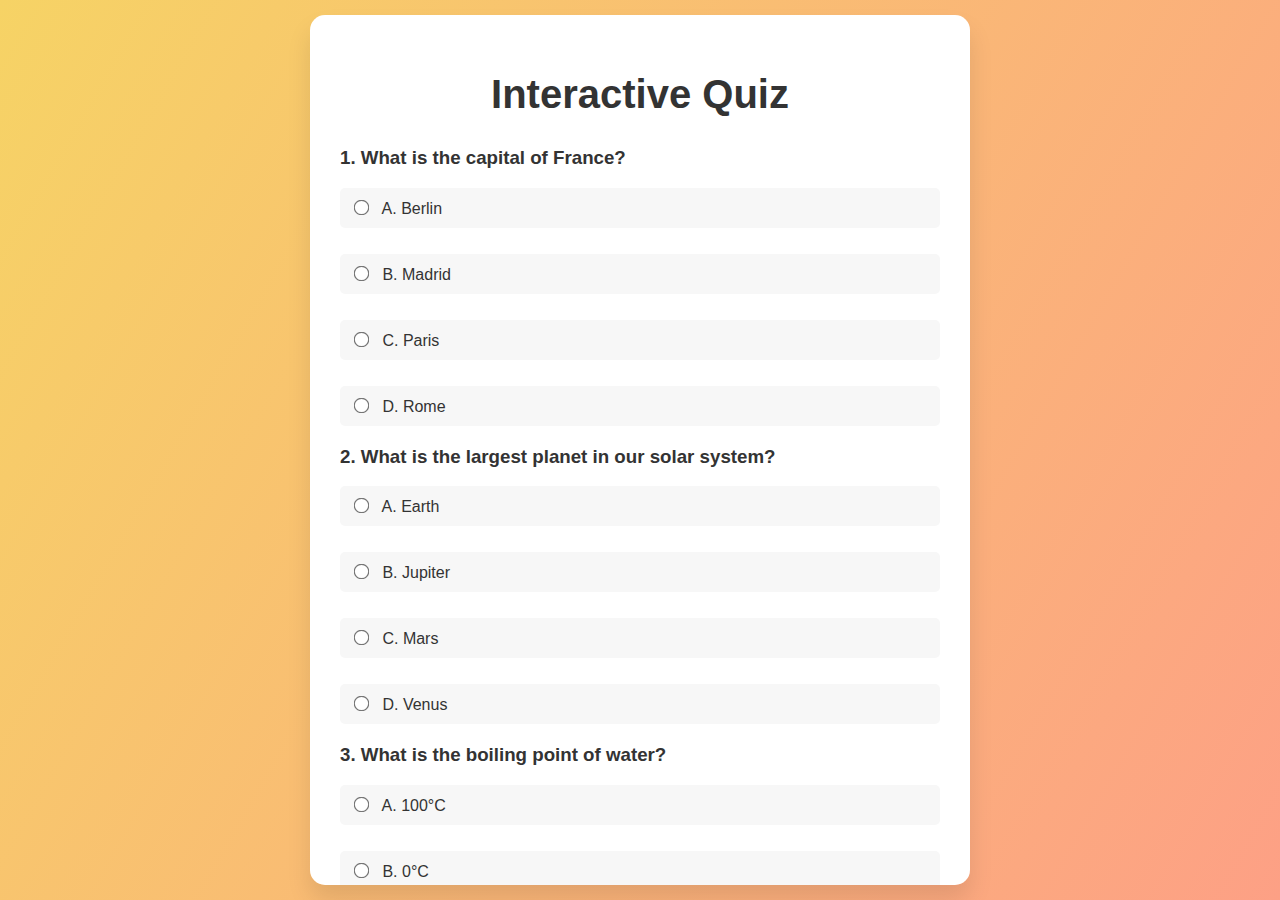
<file: index.html>
<!DOCTYPE html>
<html lang="en">
<head>
    <meta charset="UTF-8">
    <meta name="viewport" content="width=device-width, initial-scale=1.0">
    <title>Interactive Quiz</title>
    <link rel="stylesheet" href="styles.css">
</head>
<body>
    <div class="quiz-container">
        <h1>Interactive Quiz</h1>
        <form id="quiz-form">
        
            <div class="question">
                <h3>1. What is the capital of France?</h3>
                <label><input type="radio" name="q1" value="A"> A. Berlin</label><br>
                <label><input type="radio" name="q1" value="B"> B. Madrid</label><br>
                <label><input type="radio" name="q1" value="C"> C. Paris</label><br>
                <label><input type="radio" name="q1" value="D"> D. Rome</label>
            </div>


            <div class="question">
                <h3>2. What is the largest planet in our solar system?</h3>
                <label><input type="radio" name="q2" value="A"> A. Earth</label><br>
                <label><input type="radio" name="q2" value="B"> B. Jupiter</label><br>
                <label><input type="radio" name="q2" value="C"> C. Mars</label><br>
                <label><input type="radio" name="q2" value="D"> D. Venus</label>
            </div>

   
            <div class="question">
                <h3>3. What is the boiling point of water?</h3>
                <label><input type="radio" name="q3" value="A"> A. 100°C</label><br>
                <label><input type="radio" name="q3" value="B"> B. 0°C</label><br>
                <label><input type="radio" name="q3" value="C"> C. 50°C</label><br>
                <label><input type="radio" name="q3" value="D"> D. 200°C</label>
            </div>


            <div class="question">
                <h3>4. Who wrote the play "Romeo and Juliet"?</h3>
                <label><input type="radio" name="q4" value="A"> A. Charles Dickens</label><br>
                <label><input type="radio" name="q4" value="B"> B. J.K. Rowling</label><br>
                <label><input type="radio" name="q4" value="C"> C. William Shakespeare</label><br>
                <label><input type="radio" name="q4" value="D"> D. Mark Twain</label>
            </div>


            <div class="question">
                <h3>5. What is the chemical symbol for gold?</h3>
                <label><input type="radio" name="q5" value="A"> A. Au</label><br>
                <label><input type="radio" name="q5" value="B"> B. Ag</label><br>
                <label><input type="radio" name="q5" value="C"> C. Fe</label><br>
                <label><input type="radio" name="q5" value="D"> D. Pb</label>
            </div>


            <div class="question">
                <h3>6. How many continents are there on Earth?</h3>
                <label><input type="radio" name="q6" value="A"> A. 5</label><br>
                <label><input type="radio" name="q6" value="B"> B. 6</label><br>
                <label><input type="radio" name="q6" value="C"> C. 7</label><br>
                <label><input type="radio" name="q6" value="D"> D. 8</label>
            </div>

            <!-- Question 7 -->
            <div class="question">
                <h3>7. What is the powerhouse of the cell?</h3>
                <label><input type="radio" name="q7" value="A"> A. Nucleus</label><br>
                <label><input type="radio" name="q7" value="B"> B. Mitochondria</label><br>
                <label><input type="radio" name="q7" value="C"> C. Ribosome</label><br>
                <label><input type="radio" name="q7" value="D"> D. Chloroplast</label>
            </div>


            <div class="question">
                <h3>8. Which planet is known as the Red Planet?</h3>
                <label><input type="radio" name="q8" value="A"> A. Earth</label><br>
                <label><input type="radio" name="q8" value="B"> B. Venus</label><br>
                <label><input type="radio" name="q8" value="C"> C. Mars</label><br>
                <label><input type="radio" name="q8" value="D"> D. Mercury</label>
            </div>

     
            <div class="question">
                <h3>9. What is the smallest prime number?</h3>
                <label><input type="radio" name="q9" value="A"> A. 0</label><br>
                <label><input type="radio" name="q9" value="B"> B. 1</label><br>
                <label><input type="radio" name="q9" value="C"> C. 2</label><br>
                <label><input type="radio" name="q9" value="D"> D. 3</label>
            </div>

   
            <div class="question">
                <h3>10. In which year did the Titanic sink?</h3>
                <label><input type="radio" name="q10" value="A"> A. 1905</label><br>
                <label><input type="radio" name="q10" value="B"> B. 1912</label><br>
                <label><input type="radio" name="q10" value="C"> C. 1920</label><br>
                <label><input type="radio" name="q10" value="D"> D. 1930</label>
            </div>

            <button type="button" onclick="submitQuiz()">Submit Quiz</button>
        </form>

        <div id="result"></div>
    </div>

    <script src="script.js"></script>
</body>
</html>
</file>
<file: styles.css>
/* Body Styling */
body {
    font-family: 'Poppins', sans-serif;
    background: linear-gradient(120deg, #f6d365 0%, #fda085 100%);
    display: flex;
    justify-content: center;
    align-items: center;
    height: 100vh;
    margin: 0;
    color: #333;
}

/* Container Styling */
.quiz-container {
    background: #fff;
    padding: 30px;
    border-radius: 15px;
    box-shadow: 0 15px 25px rgba(0, 0, 0, 0.1);
    width: 100%;
    max-width: 600px;
    max-height: 90vh;
    overflow-y: auto;
    text-align: center;
}

/* Heading Styling */
h1 {
    font-size: 2.5em;
    color: #333;
    margin-bottom: 30px;
}

/* Question Styling */
.question {
    margin-bottom: 20px;
    text-align: left;
}

/* Label Styling */
label {
    display: block;
    background: #f7f7f7;
    padding: 10px;
    border-radius: 5px;
    margin-bottom: 8px;
    transition: background 0.3s, color 0.3s;
    cursor: pointer;
}

label:hover {
    background: #ffecd2;
    color: #333;
}

/* Input Styling */
input[type="radio"] {
    margin-right: 10px;
    transform: scale(1.2);
}

/* Button Styling */
button {
    width: 100%;
    padding: 15px;
    background-color: #28a745;
    border: none;
    border-radius: 50px;
    color: white;
    font-size: 18px;
    cursor: pointer;
    margin-top: 20px;
    transition: background 0.3s, transform 0.3s;
}

button:hover {
    background-color: #218838;
    transform: scale(1.05);
}

/* Result Box Styling */
#result {
    margin-top: 20px;
    font-size: 20px;
    font-weight: bold;
}

/* Responsive Styling */
@media (max-width: 600px) {
    .quiz-container {
        width: 95%;
    }

    h1 {
        font-size: 2em;
    }

    button {
        font-size: 16px;
        padding: 12px;
    }
}
</file>
